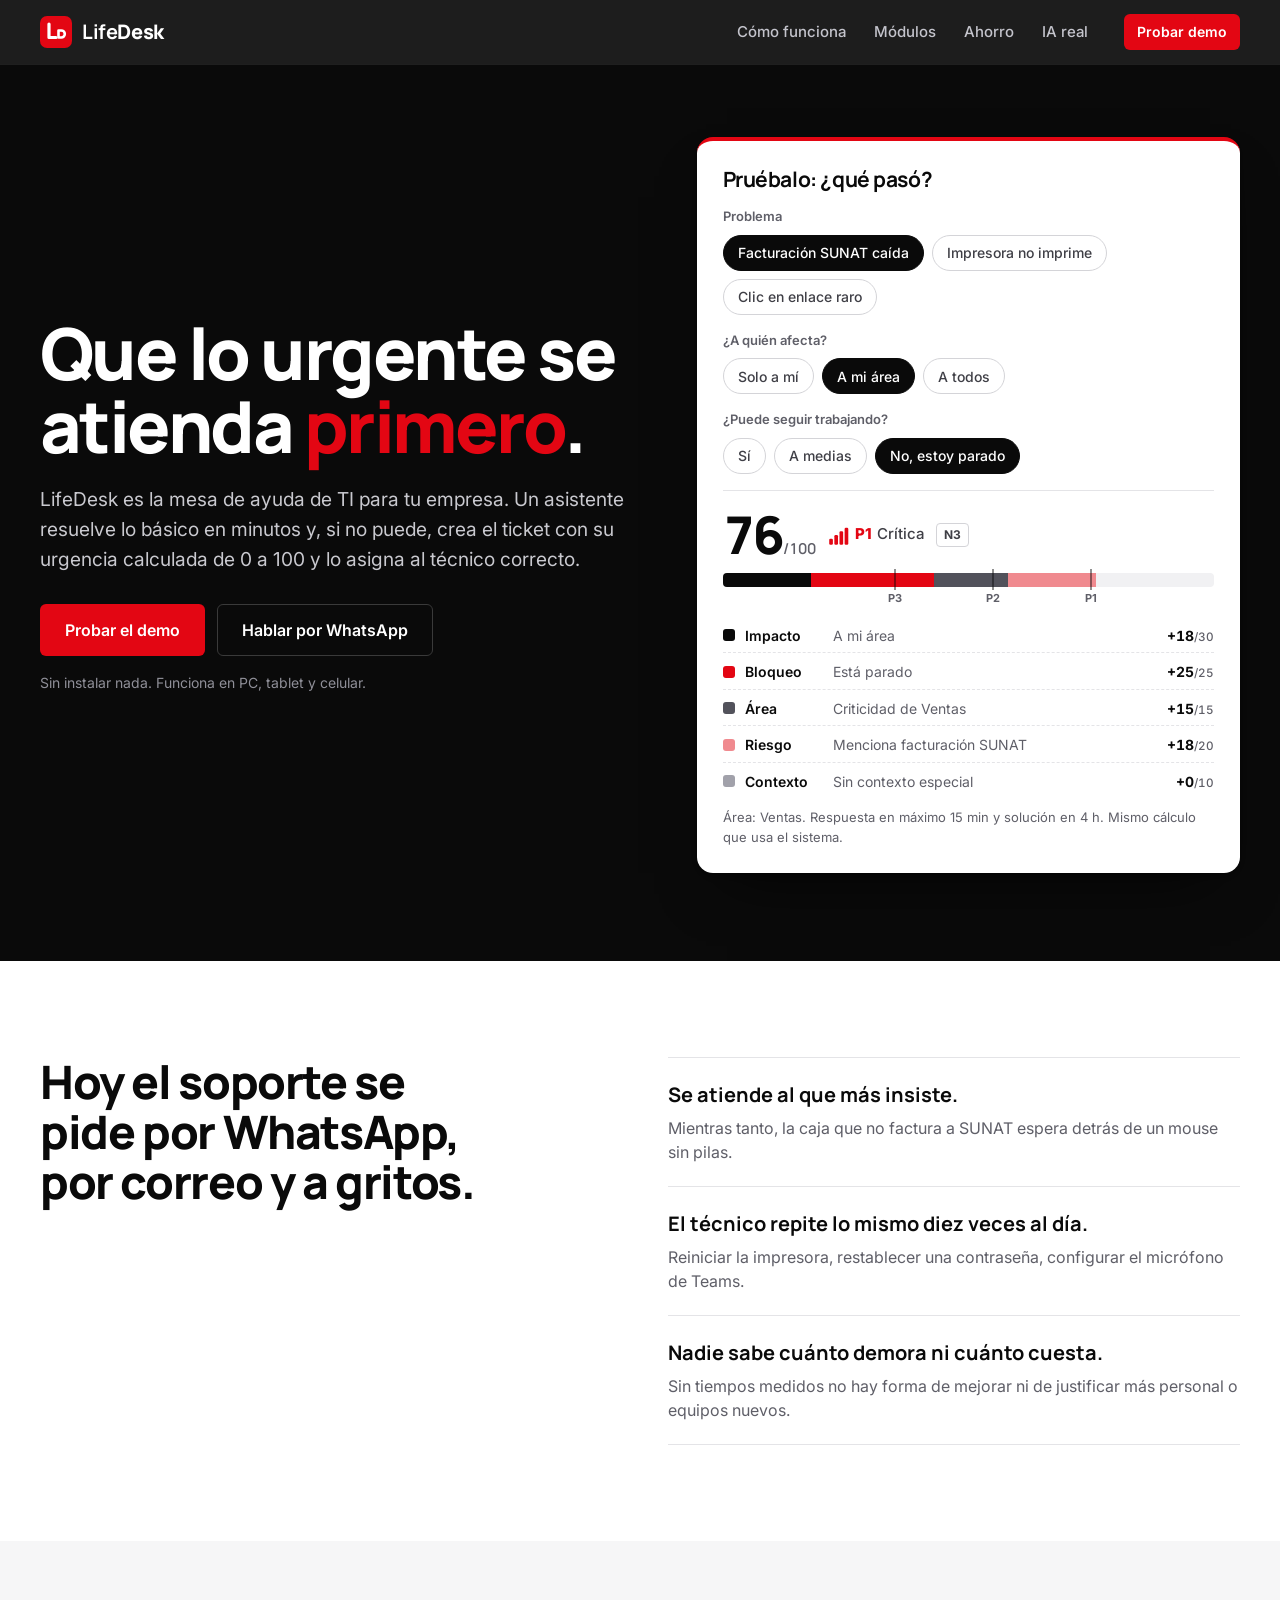
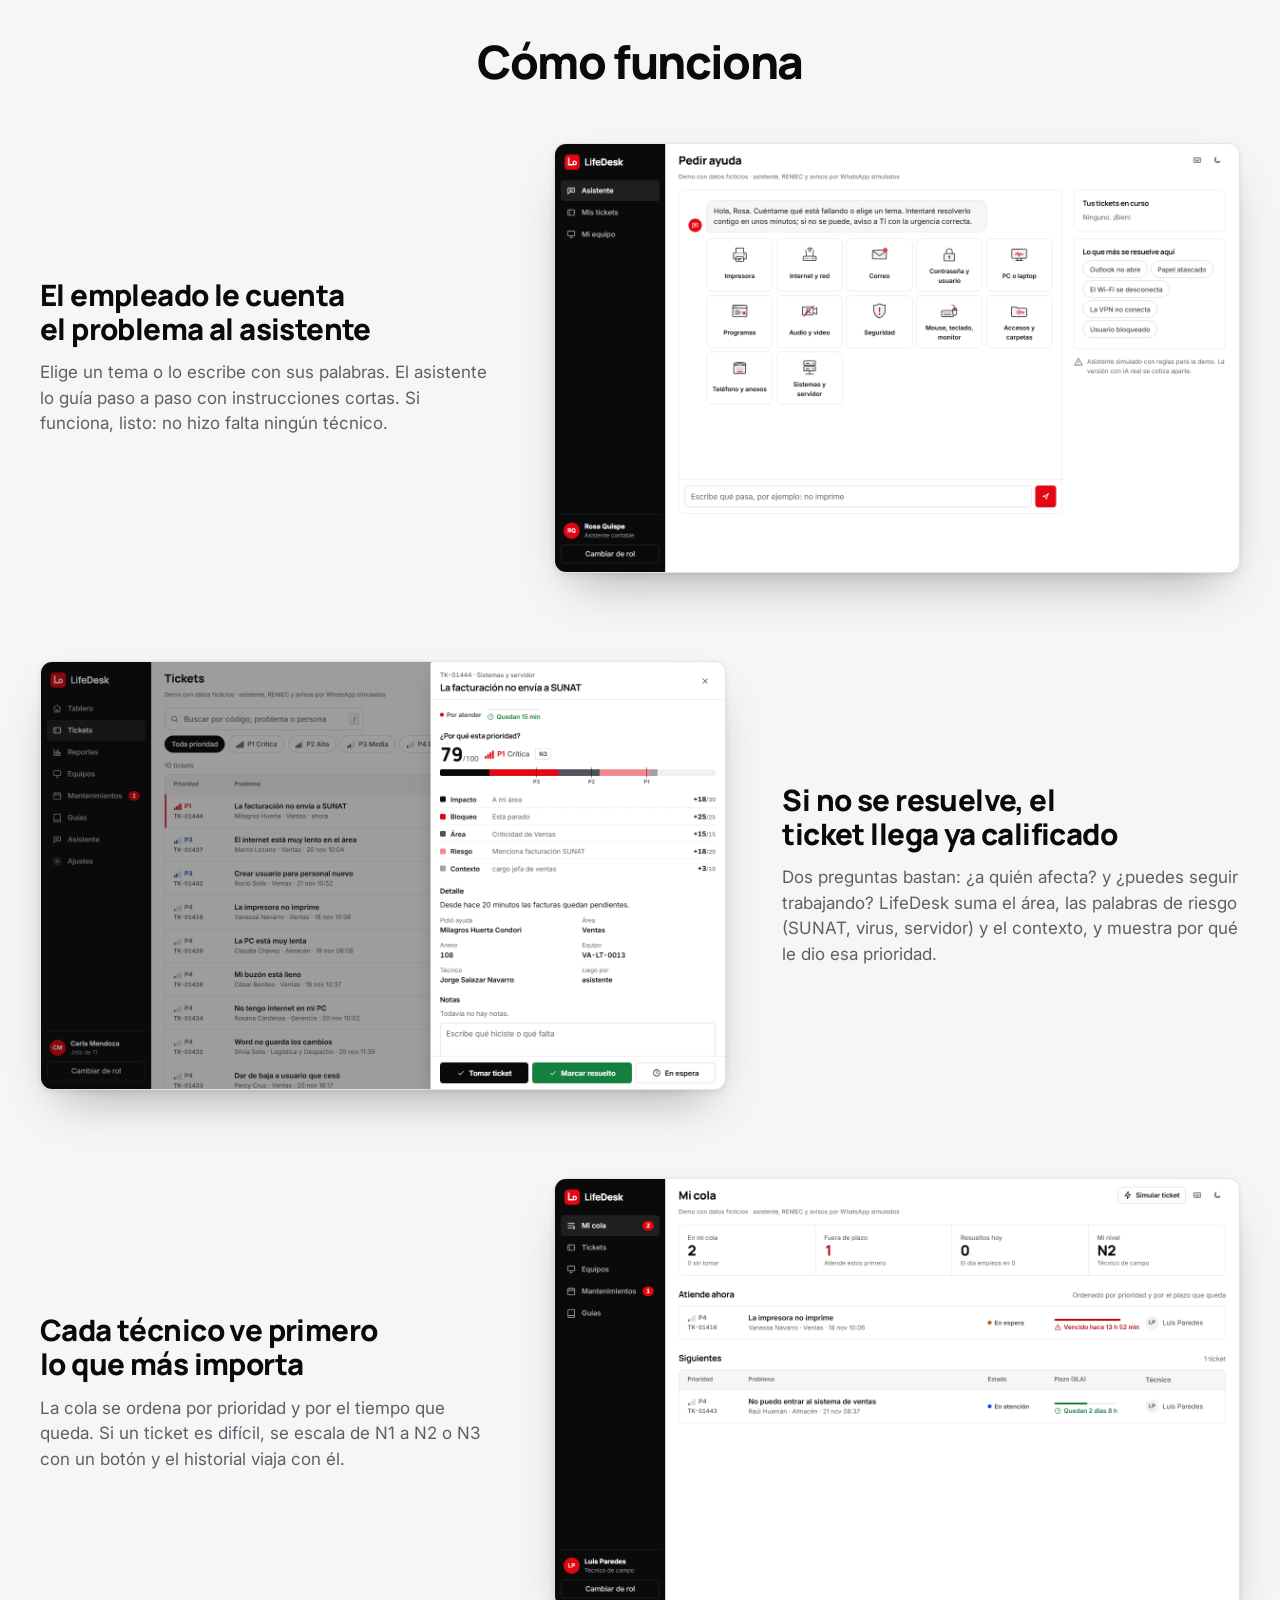
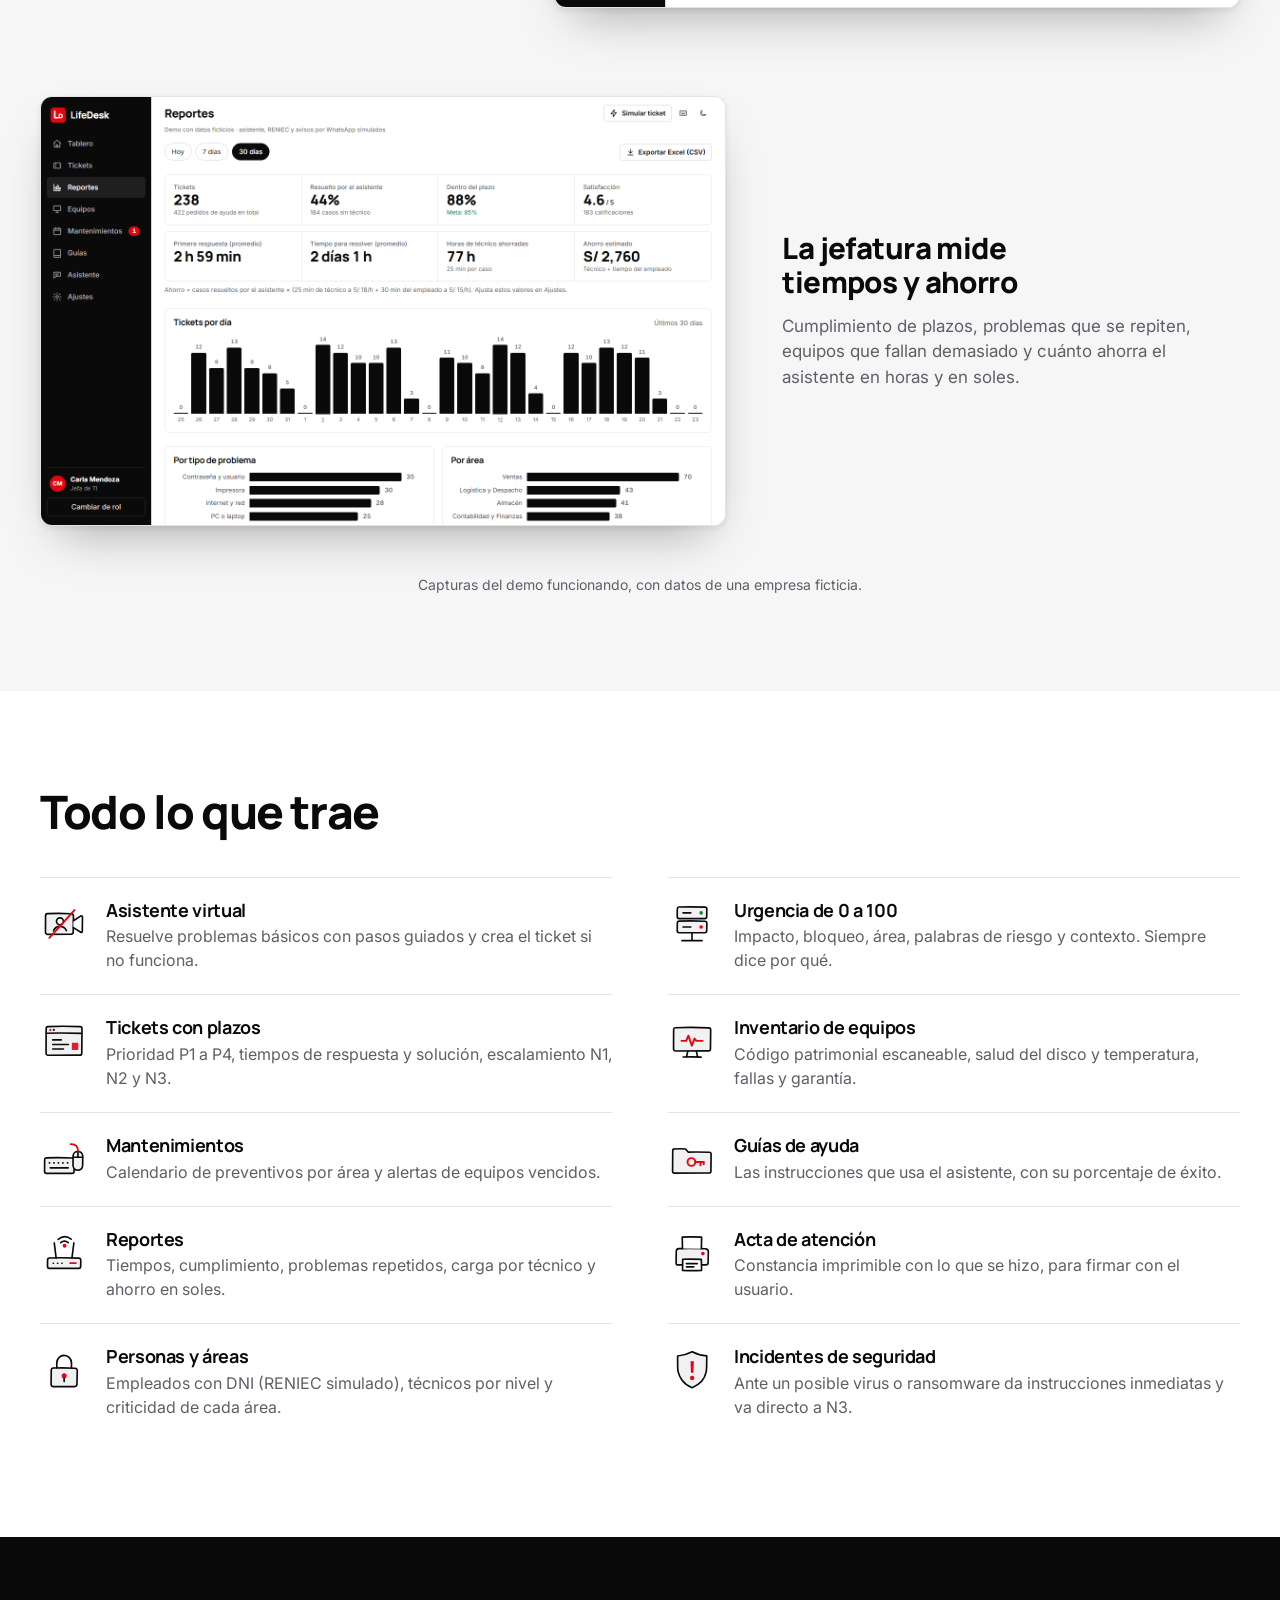
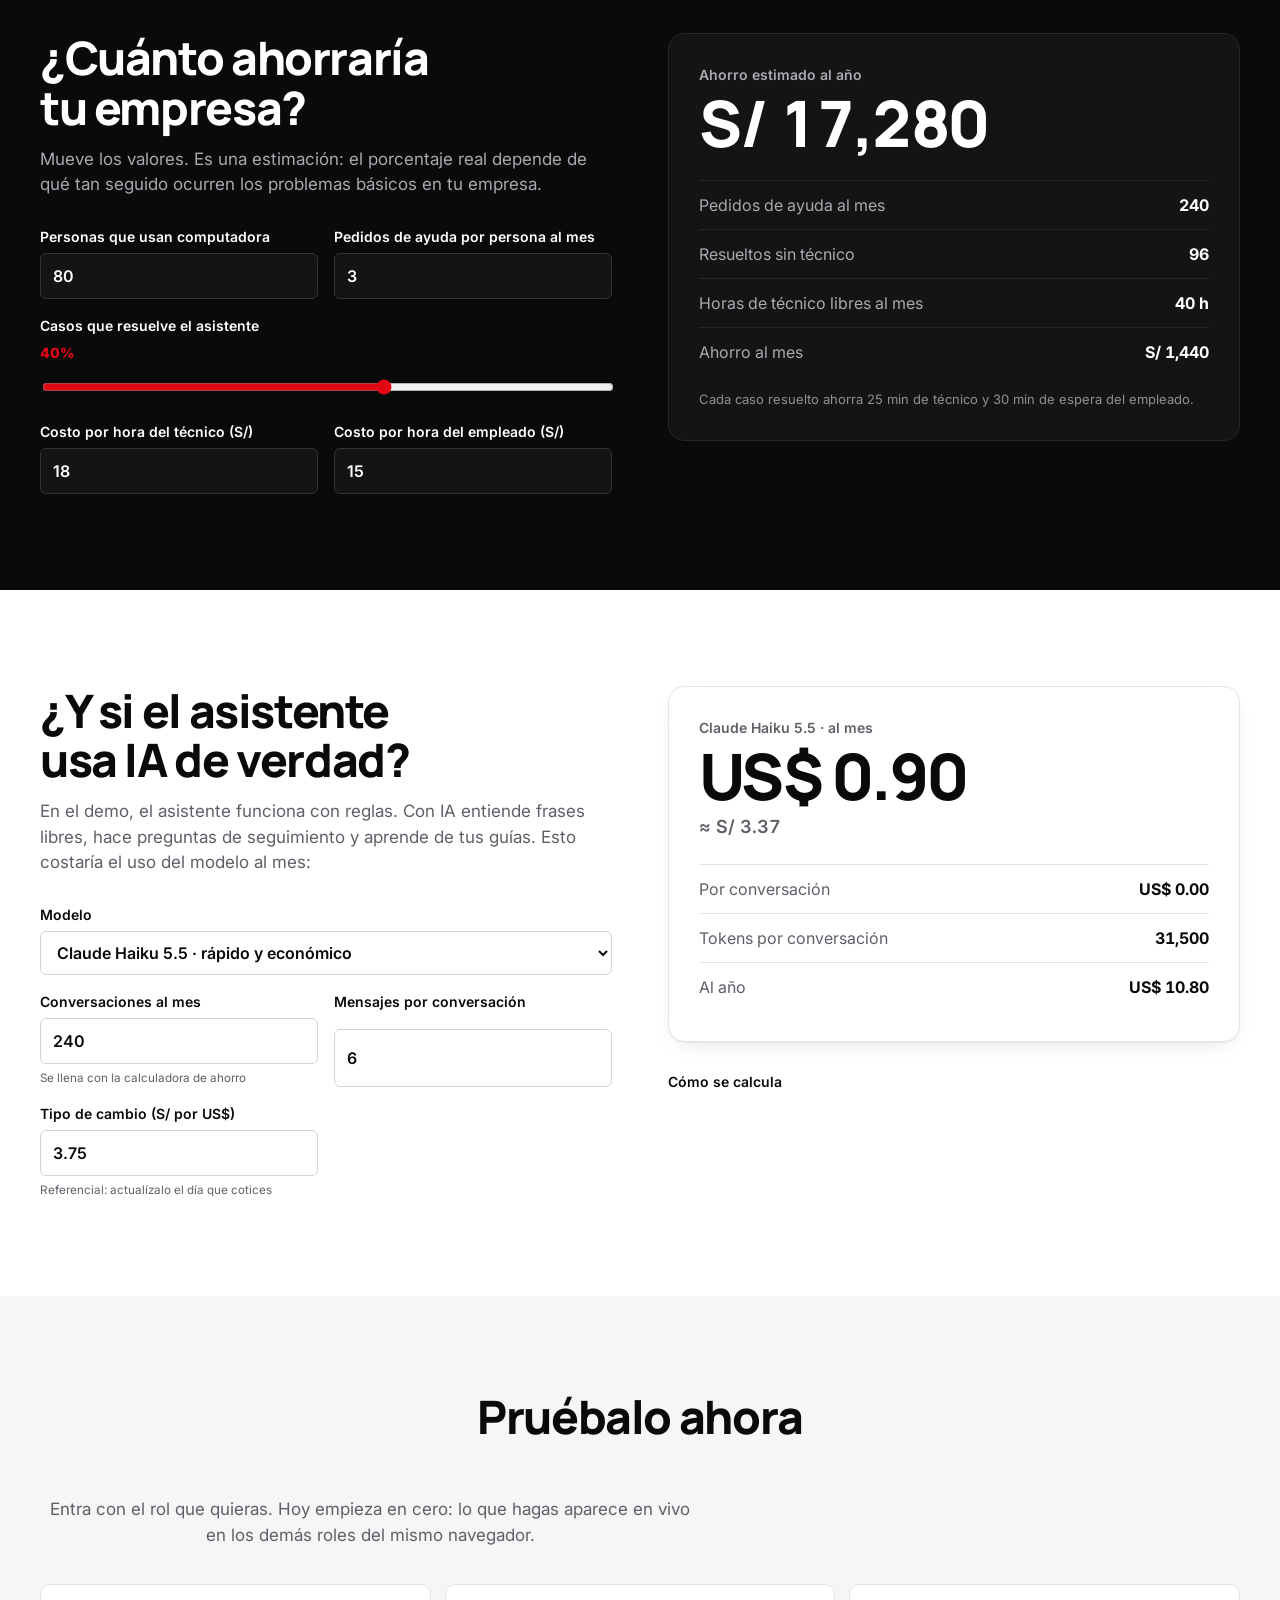
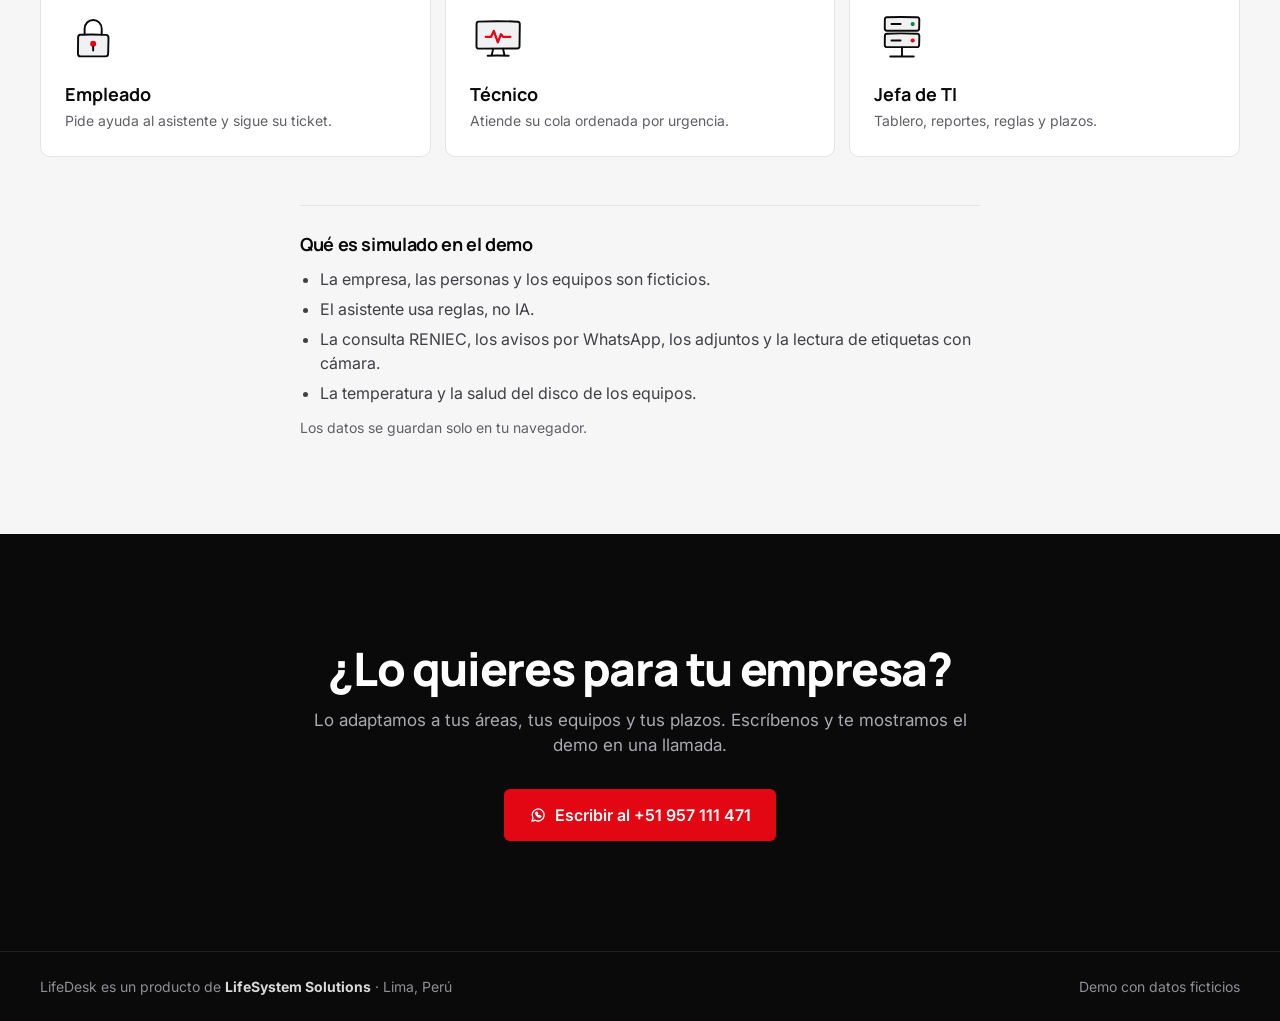
<file: index.html>
<!doctype html>
<html lang="es-PE" data-theme="light">
<head>
  <meta charset="utf-8">
  <meta name="viewport" content="width=device-width, initial-scale=1, viewport-fit=cover">
  <title>LifeDesk · Mesa de ayuda TI con asistente virtual | LifeSystem Solutions</title>
  <meta name="description" content="Mesa de ayuda de TI para empresas peruanas: un asistente resuelve lo básico y califica la urgencia de cada ticket de 0 a 100. Demo en vivo.">
  <meta name="theme-color" content="#0a0a0a">
  <link rel="icon" href="data:image/svg+xml,%3Csvg xmlns='http://www.w3.org/2000/svg' viewBox='0 0 32 32'%3E%3Crect width='32' height='32' rx='7' fill='%23e30613'/%3E%3Cpath d='M9 8v13.5h7' stroke='%23fff' stroke-width='3.2' stroke-linecap='round' fill='none'/%3E%3C/svg%3E">
  <link rel="preconnect" href="https://fonts.googleapis.com">
  <link rel="preconnect" href="https://fonts.gstatic.com" crossorigin>
  <link href="https://fonts.googleapis.com/css2?family=Inter:wght@400;500;600;700&family=Manrope:wght@600;700;800&display=swap" rel="stylesheet">
  <link rel="stylesheet" href="css/base.css?v=8">
  <link rel="stylesheet" href="css/app.css?v=8">
  <link rel="stylesheet" href="css/landing.css?v=8">
</head>
<body class="landing">
  <header class="l-nav">
    <div class="l-wrap l-nav-in">
      <a class="marca" href="#" id="l-logo" aria-label="LifeDesk, inicio"></a>
      <nav class="l-links" aria-label="Secciones">
        <a href="#como">Cómo funciona</a>
        <a href="#modulos">Módulos</a>
        <a href="#ahorro">Ahorro</a>
        <a href="#ia">IA real</a>
      </nav>
      <a class="btn btn-primary btn-sm" href="#demo">Probar demo</a>
    </div>
  </header>

  <main>
    <!-- Portada: el cálculo de urgencia en vivo -->
    <section class="l-hero">
      <div class="l-wrap l-hero-in">
        <div class="l-hero-txt">
          <h1>Que lo urgente se atienda <em>primero</em>.</h1>
          <p class="l-lead">LifeDesk es la mesa de ayuda de TI para tu empresa. Un asistente resuelve lo básico en minutos y, si no puede, crea el ticket con su urgencia calculada de 0 a 100 y lo asigna al técnico correcto.</p>
          <div class="fila l-cta">
            <a class="btn btn-primary btn-lg" href="#demo">Probar el demo</a>
            <a class="btn btn-lg l-btn-claro" id="wa-hero" href="#" target="_blank" rel="noopener">Hablar por WhatsApp</a>
          </div>
          <p class="l-nota">Sin instalar nada. Funciona en PC, tablet y celular.</p>
        </div>

        <div class="l-triaje" id="triaje" aria-label="Prueba el cálculo de urgencia">
          <h2>Pruébalo: ¿qué pasó?</h2>
          <div class="l-q">
            <span>Problema</span>
            <div class="chips" data-campo="caso"></div>
          </div>
          <div class="l-q">
            <span>¿A quién afecta?</span>
            <div class="chips" data-campo="alcance"></div>
          </div>
          <div class="l-q">
            <span>¿Puede seguir trabajando?</span>
            <div class="chips" data-campo="bloqueo"></div>
          </div>
          <div class="l-med" id="l-med"></div>
          <p class="l-med-pie" id="l-med-pie"></p>
        </div>
      </div>
    </section>

    <!-- Problema -->
    <section class="l-sec">
      <div class="l-wrap l-dos">
        <h2 class="l-h2">Hoy el soporte se pide por WhatsApp, por correo y a gritos.</h2>
        <ul class="l-dolores">
          <li>
            <b>Se atiende al que más insiste.</b>
            <span>Mientras tanto, la caja que no factura a SUNAT espera detrás de un mouse sin pilas.</span>
          </li>
          <li>
            <b>El técnico repite lo mismo diez veces al día.</b>
            <span>Reiniciar la impresora, restablecer una contraseña, configurar el micrófono de Teams.</span>
          </li>
          <li>
            <b>Nadie sabe cuánto demora ni cuánto cuesta.</b>
            <span>Sin tiempos medidos no hay forma de mejorar ni de justificar más personal o equipos nuevos.</span>
          </li>
        </ul>
      </div>
    </section>

    <!-- Cómo funciona, con capturas del sistema -->
    <section class="l-sec l-gris" id="como">
      <div class="l-wrap">
        <h2 class="l-h2 l-h2-c">Cómo funciona</h2>
        <div class="l-paso">
          <div class="l-paso-t">
            <h3>El empleado le cuenta el problema al asistente</h3>
            <p>Elige un tema o lo escribe con sus palabras. El asistente lo guía paso a paso con instrucciones cortas. Si funciona, listo: no hizo falta ningún técnico.</p>
          </div>
          <figure class="l-cap"><img src="img/capturas/asistente.png" alt="Pantalla del asistente con los temas de ayuda: impresora, internet, correo, contraseña y más" loading="lazy" width="1440" height="900"></figure>
        </div>
        <div class="l-paso l-paso-inv">
          <div class="l-paso-t">
            <h3>Si no se resuelve, el ticket llega ya calificado</h3>
            <p>Dos preguntas bastan: ¿a quién afecta? y ¿puedes seguir trabajando? LifeDesk suma el área, las palabras de riesgo (SUNAT, virus, servidor) y el contexto, y muestra por qué le dio esa prioridad.</p>
          </div>
          <figure class="l-cap"><img src="img/capturas/ticket.png" alt="Detalle de un ticket con el medidor de urgencia y los puntos de cada factor" loading="lazy" width="1440" height="900"></figure>
        </div>
        <div class="l-paso">
          <div class="l-paso-t">
            <h3>Cada técnico ve primero lo que más importa</h3>
            <p>La cola se ordena por prioridad y por el tiempo que queda. Si un ticket es difícil, se escala de N1 a N2 o N3 con un botón y el historial viaja con él.</p>
          </div>
          <figure class="l-cap"><img src="img/capturas/cola.png" alt="Cola del técnico ordenada por prioridad y plazo" loading="lazy" width="1440" height="900"></figure>
        </div>
        <div class="l-paso l-paso-inv">
          <div class="l-paso-t">
            <h3>La jefatura mide tiempos y ahorro</h3>
            <p>Cumplimiento de plazos, problemas que se repiten, equipos que fallan demasiado y cuánto ahorra el asistente en horas y en soles.</p>
          </div>
          <figure class="l-cap"><img src="img/capturas/reportes.png" alt="Reportes con tickets por día, por área y ahorro estimado" loading="lazy" width="1440" height="900"></figure>
        </div>
        <p class="l-pie-cap">Capturas del demo funcionando, con datos de una empresa ficticia.</p>
      </div>
    </section>

    <!-- Módulos -->
    <section class="l-sec" id="modulos">
      <div class="l-wrap">
        <h2 class="l-h2">Todo lo que trae</h2>
        <div class="l-mods" id="l-mods"></div>
      </div>
    </section>

    <!-- Calculadora de ahorro -->
    <section class="l-sec l-oscuro" id="ahorro">
      <div class="l-wrap l-calc">
        <div>
          <h2 class="l-h2">¿Cuánto ahorraría tu empresa?</h2>
          <p class="l-sub">Mueve los valores. Es una estimación: el porcentaje real depende de qué tan seguido ocurren los problemas básicos en tu empresa.</p>
          <form class="l-form" id="f-ahorro">
            <label class="campo">Personas que usan computadora<input type="number" name="emp" min="5" max="5000" value="80" inputmode="numeric"></label>
            <label class="campo">Pedidos de ayuda por persona al mes<input type="number" name="ped" min="0.5" max="20" step="0.5" value="3"></label>
            <label class="campo">Casos que resuelve el asistente <output id="o-def">40%</output><input type="range" name="def" min="10" max="60" step="5" value="40"></label>
            <label class="campo">Costo por hora del técnico (S/)<input type="number" name="ct" min="5" max="200" value="18"></label>
            <label class="campo">Costo por hora del empleado (S/)<input type="number" name="ce" min="5" max="200" value="15"></label>
          </form>
        </div>
        <div class="l-res" id="r-ahorro" aria-live="polite"></div>
      </div>
    </section>

    <!-- Costo de IA real -->
    <section class="l-sec" id="ia">
      <div class="l-wrap l-calc">
        <div>
          <h2 class="l-h2">¿Y si el asistente usa IA de verdad?</h2>
          <p class="l-sub">En el demo, el asistente funciona con reglas. Con IA entiende frases libres, hace preguntas de seguimiento y aprende de tus guías. Esto costaría el uso del modelo al mes:</p>
          <form class="l-form" id="f-ia">
            <label class="campo">Modelo
              <select name="modelo">
                <option value="haiku">Claude Haiku 5.5 · rápido y económico</option>
                <option value="sonnet">Claude Sonnet 5.5 · más criterio</option>
                <option value="opus">Claude Opus 5.5 · el más capaz</option>
              </select>
            </label>
            <label class="campo">Conversaciones al mes<input type="number" name="conv" min="10" max="200000" value="240" inputmode="numeric"><small>Se llena con la calculadora de ahorro</small></label>
            <label class="campo">Mensajes por conversación<input type="number" name="turnos" min="2" max="30" value="6"></label>
            <label class="campo">Tipo de cambio (S/ por US$)<input type="number" name="tc" min="1" max="10" step="0.01" value="3.75"><small>Referencial: actualízalo el día que cotices</small></label>
          </form>
        </div>
        <div>
          <div class="l-res l-res-claro" id="r-ia" aria-live="polite"></div>
          <details class="l-det">
            <summary>Cómo se calcula</summary>
            <p>Cada mensaje envía al modelo unas 5,000 «fichas» (tokens) de entrada: las instrucciones, las guías de tu empresa y la conversación; y recibe unas 250 de respuesta. Precios de lista de Anthropic por millón de tokens, consultados el 3 de noviembre de 2026: Haiku 5.5 US$ 0.10 entrada / 0.50 salida; Sonnet 5.5 US$ 2 / 10; Opus 5.5 US$ 4 / 20. Con caché de instrucciones (prompt caching) la parte repetida cuesta menos. No incluye IGV, el servidor que conecta la página con la IA ni la implementación.</p>
          </details>
        </div>
      </div>
    </section>

    <!-- Probar demo -->
    <section class="l-sec l-gris" id="demo">
      <div class="l-wrap">
        <h2 class="l-h2 l-h2-c">Pruébalo ahora</h2>
        <p class="l-sub l-c">Entra con el rol que quieras. Hoy empieza en cero: lo que hagas aparece en vivo en los demás roles del mismo navegador.</p>
        <div class="l-roles">
          <a class="rol" href="app.html?demo=empleado"><span id="ill-emp"></span><span><b>Empleado</b><span>Pide ayuda al asistente y sigue su ticket.</span></span></a>
          <a class="rol" href="app.html?demo=tecnico"><span id="ill-tec"></span><span><b>Técnico</b><span>Atiende su cola ordenada por urgencia.</span></span></a>
          <a class="rol" href="app.html?demo=jefe"><span id="ill-jef"></span><span><b>Jefa de TI</b><span>Tablero, reportes, reglas y plazos.</span></span></a>
        </div>
        <div class="l-sim">
          <h3>Qué es simulado en el demo</h3>
          <ul>
            <li>La empresa, las personas y los equipos son ficticios.</li>
            <li>El asistente usa reglas, no IA.</li>
            <li>La consulta RENIEC, los avisos por WhatsApp, los adjuntos y la lectura de etiquetas con cámara.</li>
            <li>La temperatura y la salud del disco de los equipos.</li>
          </ul>
          <p>Los datos se guardan solo en tu navegador.</p>
        </div>
      </div>
    </section>

    <!-- Contacto -->
    <section class="l-sec l-oscuro l-fin">
      <div class="l-wrap l-c">
        <h2 class="l-h2">¿Lo quieres para tu empresa?</h2>
        <p class="l-sub">Lo adaptamos a tus áreas, tus equipos y tus plazos. Escríbenos y te mostramos el demo en una llamada.</p>
        <a class="btn btn-primary btn-lg" id="wa-fin" href="#" target="_blank" rel="noopener"></a>
      </div>
    </section>
  </main>

  <footer class="l-foot">
    <div class="l-wrap fila entre">
      <span>LifeDesk es un producto de <b>LifeSystem Solutions</b> · Lima, Perú</span>
      <span>Demo con datos ficticios</span>
    </div>
  </footer>

  <script src="js/icons.js?v=8"></script>
  <script src="js/store.js?v=8"></script>
  <script src="js/triaje.js?v=8"></script>
  <script src="js/seed.js?v=8"></script>
  <script src="js/ui.js?v=8"></script>
  <script src="js/landing.js?v=8"></script>
</body>
</html>
</file>
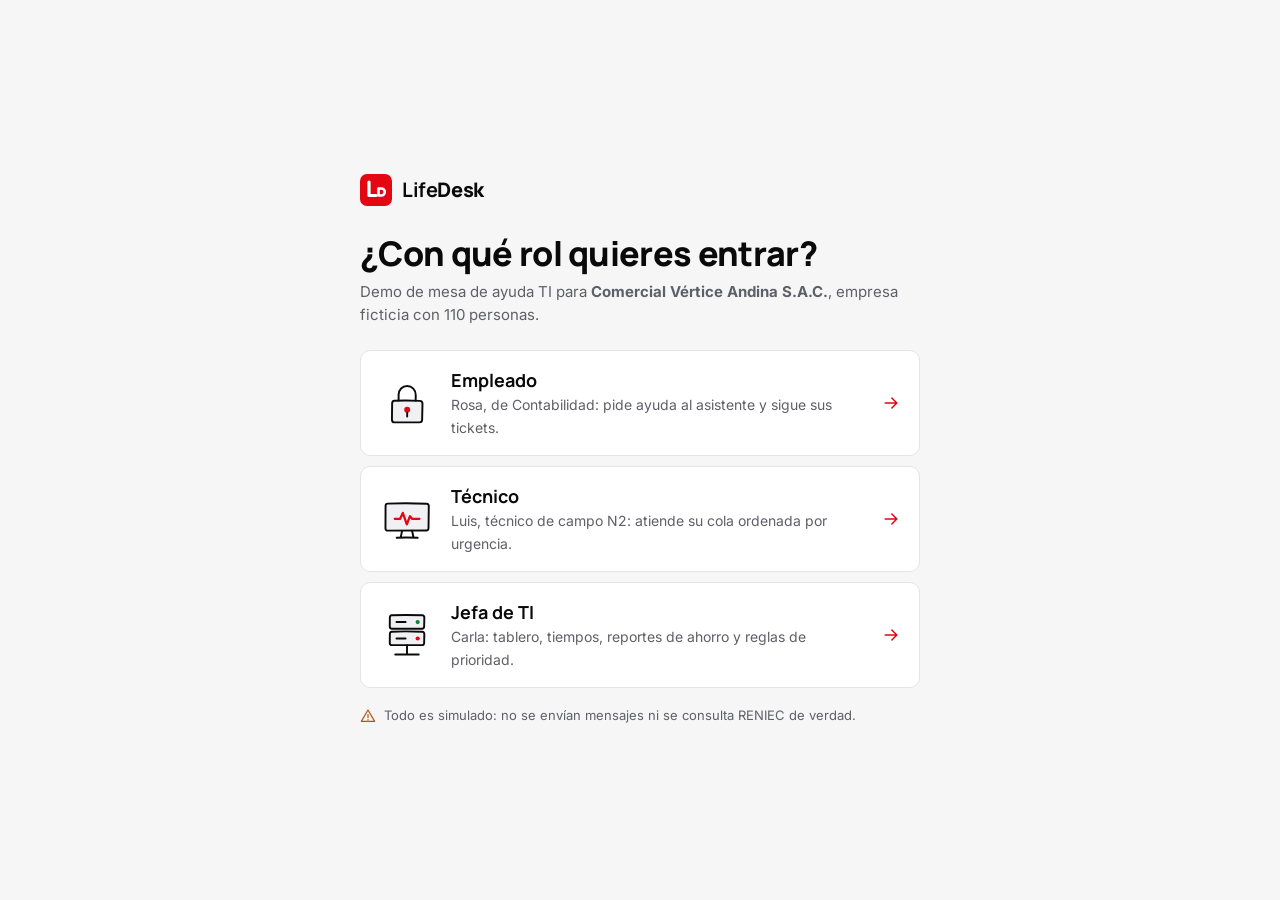
<file: app.html>
<!doctype html>
<html lang="es-PE" data-theme="light">
<head>
  <meta charset="utf-8">
  <meta name="viewport" content="width=device-width, initial-scale=1, viewport-fit=cover">
  <title>LifeDesk · Mesa de ayuda TI</title>
  <meta name="theme-color" content="#0a0a0a">
  <meta name="description" content="Demo de LifeDesk, mesa de ayuda TI con asistente virtual y triaje automático. Datos ficticios.">
  <link rel="icon" href="data:image/svg+xml,%3Csvg xmlns='http://www.w3.org/2000/svg' viewBox='0 0 32 32'%3E%3Crect width='32' height='32' rx='7' fill='%23e30613'/%3E%3Cpath d='M9 8v13.5h7' stroke='%23fff' stroke-width='3.2' stroke-linecap='round' fill='none'/%3E%3C/svg%3E">
  <link rel="preconnect" href="https://fonts.googleapis.com">
  <link rel="preconnect" href="https://fonts.gstatic.com" crossorigin>
  <link href="https://fonts.googleapis.com/css2?family=Inter:wght@400;500;600;700&family=Manrope:wght@600;700;800&display=swap" rel="stylesheet">
  <link rel="stylesheet" href="css/base.css?v=8">
  <link rel="stylesheet" href="css/app.css?v=8">
  <script>try{document.documentElement.dataset.theme=localStorage.getItem('lifedesk-tema')||'light'}catch(e){}</script>
</head>
<body>
  <div id="selector" class="selector" hidden></div>

  <div class="app">
    <aside class="side">
      <a class="marca" id="side-logo" href="index.html" aria-label="LifeDesk, volver a la presentación"></a>
      <nav id="nav" class="nav" aria-label="Secciones"></nav>
      <div class="side-pie">
        <div class="side-user" id="side-user"></div>
        <button type="button" class="side-btn" id="btn-salir">Cambiar de rol</button>
      </div>
    </aside>

    <div class="main" id="main">
      <header class="top">
        <h1 id="titulo">LifeDesk</h1>
        <div class="top-acc">
          <button type="button" class="btn btn-line btn-sm" id="btn-sim" hidden title="Crea un ticket de ejemplo como si lo enviara un empleado">
            <svg class="ic" viewBox="0 0 24 24" fill="none" stroke="currentColor" stroke-width="1.75" stroke-linecap="round" stroke-linejoin="round" aria-hidden="true"><path d="M13 2 4 14h7l-1 8 9-12h-7z"/></svg>
            <span>Simular ticket</span>
          </button>
          <button type="button" class="btn btn-ghost btn-icon btn-sm hide-m" id="btn-atajos" aria-label="Atajos de teclado">
            <svg class="ic" viewBox="0 0 24 24" fill="none" stroke="currentColor" stroke-width="1.75" stroke-linecap="round" stroke-linejoin="round" aria-hidden="true"><rect x="2" y="6" width="20" height="12" rx="2"/><path d="M6 10h.5M10 10h.5M14 10h.5M18 10h.5M7 14h10"/></svg>
          </button>
          <button type="button" class="btn btn-ghost btn-icon btn-sm" id="btn-tema" aria-label="Cambiar tema"></button>
        </div>
      </header>
      <p class="demo-aviso">Demo con datos ficticios · asistente, RENIEC y avisos por WhatsApp simulados</p>
      <main id="vista" class="vista"></main>
    </div>

    <nav id="tabbar" class="tabbar" aria-label="Secciones"></nav>
  </div>

  <script src="js/icons.js?v=8"></script>
  <script src="js/store.js?v=8"></script>
  <script src="js/triaje.js?v=8"></script>
  <script src="js/seed.js?v=8"></script>
  <script src="js/ui.js?v=8"></script>
  <script src="js/tickets.js?v=8"></script>
  <script src="js/asistente.js?v=8"></script>
  <script src="js/tablero.js?v=8"></script>
  <script src="js/equipos.js?v=8"></script>
  <script src="js/mantenimiento.js?v=8"></script>
  <script src="js/kb.js?v=8"></script>
  <script src="js/reportes.js?v=8"></script>
  <script src="js/ajustes.js?v=8"></script>
  <script src="js/app.js?v=8"></script>
</body>
</html>
</file>
<file: css/base.css>
/* LifeDesk — tokens y base compartida (landing + app) */
:root {
  --bg: #ffffff;
  --bg-2: #f6f6f7;
  --surface: #f1f1f3;
  --surface-h: #e9e9ec;
  --line: #e4e4e7;
  --line-2: #d4d4d8;
  --ink: #0a0a0a;
  --ink-2: #3f3f46;
  --ink-3: #5f5f68;
  --ink-4: #a1a1aa;

  --brand: #e30613;
  --brand-h: #c10510;
  --brand-soft: #fdecee;
  --brand-ink: #c10510;

  --ok: #15803d;
  --ok-soft: #e7f4eb;
  --warn: #b45309;
  --warn-soft: #fdf2e2;
  --bad: #c10510;
  --bad-soft: #fdecee;
  --info: #1d4ed8;
  --info-soft: #e8eefc;

  --p1: #e30613;
  --p2: #d9480f;
  --p3: #1d4ed8;
  --p4: #71717a;

  /* segmentos del medidor de urgencia */
  --f-impacto: #0a0a0a;
  --f-bloqueo: #e30613;
  --f-area: #52525b;
  --f-riesgo: #f08a8f;
  --f-contexto: #a1a1aa;

  --side: #0a0a0a;
  --side-ink: #d9d9d9;

  --radius: 10px;
  --radius-s: 6px;
  --shadow: 0 1px 2px rgba(10, 10, 10, .06), 0 8px 24px -12px rgba(10, 10, 10, .18);
  --shadow-l: 0 2px 6px rgba(10, 10, 10, .08), 0 24px 48px -20px rgba(10, 10, 10, .35);
  --ease: cubic-bezier(.23, 1, .32, 1);

  --f-sans: "Inter", system-ui, -apple-system, "Segoe UI", Roboto, sans-serif;
  --f-display: "Manrope", "Inter", system-ui, sans-serif;

  color-scheme: light;
}

:root[data-theme="dark"] {
  --bg: #0a0a0a;
  --bg-2: #121212;
  --surface: #1a1a1a;
  --surface-h: #222222;
  --line: #262626;
  --line-2: #333333;
  --ink: #ffffff;
  --ink-2: #d9d9d9;
  --ink-3: #a3a3a3;
  --ink-4: #6b6b6b;

  --brand: #e30613;
  --brand-h: #ff1a24;
  --brand-soft: #2a0a0c;
  --brand-ink: #ff5a62;

  --ok: #4ade80;
  --ok-soft: #0f2a18;
  --warn: #fbbf24;
  --warn-soft: #2b2008;
  --bad: #ff5a62;
  --bad-soft: #2a0a0c;
  --info: #7aa2ff;
  --info-soft: #101a33;

  --p1: #ff3b45;
  --p2: #fb8a3c;
  --p3: #7aa2ff;
  --p4: #a1a1aa;

  --f-impacto: #ffffff;
  --f-bloqueo: #ff3b45;
  --f-area: #8a8a93;
  --f-riesgo: #8e2a30;
  --f-contexto: #4a4a52;

  --side: #000000;
  --shadow: 0 1px 2px rgba(0, 0, 0, .5), 0 8px 24px -12px rgba(0, 0, 0, .8);
  --shadow-l: 0 2px 6px rgba(0, 0, 0, .5), 0 24px 48px -20px rgba(0, 0, 0, .9);
  color-scheme: dark;
}

*, *::before, *::after { box-sizing: border-box; }
[hidden] { display: none !important; }
html { -webkit-text-size-adjust: 100%; text-size-adjust: 100%; }
body {
  margin: 0;
  font-family: var(--f-sans);
  font-size: 15px;
  line-height: 1.5;
  color: var(--ink-2);
  background: var(--bg);
  -webkit-font-smoothing: antialiased;
  -webkit-tap-highlight-color: transparent;
}
h1, h2, h3, h4 { font-family: var(--f-display); color: var(--ink); margin: 0; line-height: 1.15; letter-spacing: -0.02em; text-wrap: balance; }
p { margin: 0; }
a { color: var(--brand-ink); text-underline-offset: 3px; }
img, svg { display: block; max-width: 100%; }
button, input, select, textarea { font: inherit; color: inherit; }
button { cursor: pointer; }
::selection { background: var(--brand); color: #fff; }
input, textarea { caret-color: var(--brand); }
.num, table, .tabular { font-variant-numeric: tabular-nums; }

:focus-visible { outline: 2px solid var(--brand); outline-offset: 2px; border-radius: 4px; }

* { scrollbar-width: thin; scrollbar-color: var(--line-2) transparent; }
::-webkit-scrollbar { width: 10px; height: 10px; }
::-webkit-scrollbar-thumb { background: var(--line-2); border-radius: 10px; border: 3px solid var(--bg); }
::-webkit-scrollbar-track { background: transparent; }

.sr-only { position: absolute; width: 1px; height: 1px; padding: 0; margin: -1px; overflow: hidden; clip: rect(0 0 0 0); white-space: nowrap; border: 0; }

/* Botones */
.btn {
  display: inline-flex; align-items: center; justify-content: center; gap: 8px;
  min-height: 44px; padding: 0 18px;
  border-radius: var(--radius-s); border: 1px solid transparent;
  font-weight: 600; font-size: 15px; line-height: 1; white-space: nowrap;
  text-decoration: none; user-select: none;
  transition: background .15s, border-color .15s, color .15s, transform .12s var(--ease);
}
.btn:active { transform: scale(.97); }
.btn svg { width: 18px; height: 18px; flex: none; }
.btn-primary { background: var(--brand); color: #fff; }
.btn-primary:hover { background: var(--brand-h); }
.btn-dark { background: var(--ink); color: var(--bg); }
.btn-dark:hover { background: var(--ink-2); }
.btn-line { background: var(--bg); border-color: var(--line-2); color: var(--ink); }
.btn-line:hover { background: var(--surface); }
.btn-ghost { background: transparent; color: var(--ink-2); }
.btn-ghost:hover { background: var(--surface); color: var(--ink); }
.btn-ok { background: var(--ok); color: #fff; }
:root[data-theme="dark"] .btn-ok { color: #04130a; }
.btn-sm { min-height: 36px; padding: 0 12px; font-size: 14px; }
.btn-lg { min-height: 52px; padding: 0 24px; font-size: 16px; }
.btn[disabled] { opacity: .45; cursor: not-allowed; transform: none; }
.btn-icon { width: 44px; padding: 0; }
.btn-icon.btn-sm { width: 36px; }

@media (prefers-reduced-motion: reduce) {
  *, *::before, *::after { animation-duration: .01ms !important; animation-iteration-count: 1 !important; transition-duration: .01ms !important; scroll-behavior: auto !important; }
}
</file>
<file: css/app.css>
/* LifeDesk — sistema */
.ic { width: 20px; height: 20px; flex: none; }
.ill { color: var(--ink); flex: none; }

/* ===== Estructura ===== */
.app { display: grid; grid-template-columns: 232px 1fr; min-height: 100vh; min-height: 100dvh; }
.en-selector .app { display: none; }
.side {
  position: sticky; top: 0; height: 100vh; height: 100dvh;
  background: var(--side); color: var(--side-ink);
  display: flex; flex-direction: column; padding: 18px 12px; gap: 18px;
}
.marca { display: flex; align-items: center; gap: 10px; text-decoration: none; padding: 4px 8px; }
.logo { width: 32px; height: 32px; flex: none; }
.logo-t { font-family: var(--f-display); font-weight: 700; font-size: 20px; color: #fff; letter-spacing: -0.02em; }
.logo-t b { font-weight: 800; }
.nav { display: flex; flex-direction: column; gap: 2px; flex: 1; overflow: auto; }
.nav a {
  display: flex; align-items: center; gap: 12px; min-height: 44px; padding: 0 12px;
  color: #b4b4bb; text-decoration: none; border-radius: var(--radius-s); font-weight: 500; position: relative;
  transition: background .15s, color .15s;
}
.nav a:hover { background: #1a1a1a; color: #fff; }
.nav a.on { background: #1f1f1f; color: #fff; }
.nav a.on::before { content: ""; position: absolute; left: -12px; top: 10px; bottom: 10px; width: 3px; border-radius: 0 3px 3px 0; background: var(--brand); }
.nav a em { margin-left: auto; font-style: normal; font-size: 12px; font-weight: 700; background: var(--brand); color: #fff; border-radius: 99px; padding: 1px 8px; }
.side-pie { border-top: 1px solid #262626; padding-top: 14px; display: grid; gap: 10px; }
.side-user { display: flex; align-items: center; gap: 10px; padding: 0 6px; }
.side-user b { display: block; color: #fff; font-size: 14px; }
.side-user div span { display: block; font-size: 12px; color: #9a9aa3; }
.side-btn { background: none; border: 1px solid #333; color: #d9d9d9; min-height: 40px; border-radius: var(--radius-s); font-weight: 500; }
.side-btn:hover { background: #1a1a1a; }
.avatar { width: 34px; height: 34px; border-radius: 50%; display: inline-grid; place-items: center; background: var(--brand); color: #fff; font-size: 12px; font-weight: 700; flex: none; letter-spacing: .02em; }
.avatar.gris { background: var(--surface); color: var(--ink-2); }

.main { min-width: 0; display: flex; flex-direction: column; }
.top { display: flex; align-items: center; gap: 12px; padding: 16px 28px 8px; position: sticky; top: 0; z-index: 5; background: color-mix(in srgb, var(--bg) 92%, transparent); backdrop-filter: blur(8px); }
.top h1 { font-size: 24px; font-weight: 800; flex: 1; min-width: 0; overflow: hidden; text-overflow: ellipsis; white-space: nowrap; }
.top-acc { display: flex; align-items: center; gap: 6px; }
.demo-aviso { margin: 0 28px; font-size: 12.5px; color: var(--ink-3); }
.vista { padding: 18px 28px 48px; max-width: 1320px; width: 100%; }
.tabbar { display: none; }

/* ===== Selector de rol ===== */
.selector { min-height: 100vh; min-height: 100dvh; display: grid; place-items: center; padding: 32px 20px; background: var(--bg-2); }
.sel-box { width: min(560px, 100%); }
.sel-box .marca { padding: 0; margin-bottom: 28px; }
.sel-box .logo-t { color: var(--ink); }
.sel-box h1 { font-size: clamp(26px, 4vw, 34px); font-weight: 800; }
.sel-sub { margin: 8px 0 24px; color: var(--ink-3); }
.roles { display: grid; gap: 10px; }
.rol { display: flex; align-items: center; gap: 16px; text-align: left; padding: 16px 18px; background: var(--bg); border: 1px solid var(--line); border-radius: var(--radius); transition: border-color .15s, box-shadow .2s, transform .15s var(--ease); }
.rol:hover { border-color: var(--ink); box-shadow: var(--shadow); }
.rol:active { transform: scale(.99); }
.rol > span { flex: 1; }
.rol b { display: block; font-family: var(--f-display); font-size: 18px; color: var(--ink); }
.rol span span { color: var(--ink-3); font-size: 14px; }
.rol > .ic { color: var(--brand); }
.sel-nota { display: flex; gap: 8px; align-items: center; margin-top: 18px; font-size: 13px; color: var(--ink-3); }
.sel-nota .ic { width: 16px; height: 16px; color: var(--warn); }

/* ===== Piezas comunes ===== */
.fila { display: flex; gap: 12px; align-items: center; flex-wrap: wrap; }
.entre { justify-content: space-between; }
.sec { margin-top: 28px; }
.sec > h2, .sec-h h2 { font-size: 18px; font-weight: 700; }
.sec-h { display: flex; align-items: baseline; justify-content: space-between; gap: 12px; margin-bottom: 12px; flex-wrap: wrap; }
.sec-h p, .muted { color: var(--ink-3); font-size: 14px; }
.caja { background: var(--bg); border: 1px solid var(--line); border-radius: var(--radius); }
.caja-p { padding: 18px; }
.chip { display: inline-flex; align-items: center; gap: 6px; min-height: 36px; padding: 0 14px; border-radius: 99px; border: 1px solid var(--line-2); background: var(--bg); color: var(--ink-2); font-weight: 500; font-size: 14px; white-space: nowrap; }
.chip:hover { border-color: var(--ink-3); color: var(--ink); }
.chip.on { background: var(--ink); color: var(--bg); border-color: var(--ink); }
.chip .ic { width: 16px; height: 16px; }
.chips { display: flex; gap: 8px; overflow-x: auto; padding-bottom: 2px; scrollbar-width: none; }
.chips::-webkit-scrollbar { display: none; }
.tag { display: inline-flex; align-items: center; gap: 4px; font-size: 12px; font-weight: 600; padding: 2px 8px; border-radius: 4px; background: var(--surface); color: var(--ink-2); white-space: nowrap; }
.tag-red { background: var(--brand-soft); color: var(--brand-ink); }
.tag .ic { width: 13px; height: 13px; }

.buscar { position: relative; flex: 1; min-width: 200px; max-width: 420px; }
.buscar .ic { position: absolute; left: 12px; top: 50%; transform: translateY(-50%); color: var(--ink-3); width: 18px; height: 18px; pointer-events: none; }
label.buscar input { padding-left: 40px; padding-right: 40px; }
.buscar kbd { position: absolute; right: 10px; top: 50%; transform: translateY(-50%); }
kbd { font: 600 12px/1 var(--f-sans); padding: 4px 7px; border-radius: 4px; border: 1px solid var(--line-2); border-bottom-width: 2px; background: var(--bg-2); color: var(--ink-2); }

input[type=text], input[type=search], input[type=number], input[type=tel], input[type=date], input:not([type]), select, textarea {
  width: 100%; min-height: 44px; padding: 10px 12px; font-size: 16px;
  background: var(--bg); color: var(--ink); border: 1px solid var(--line-2); border-radius: var(--radius-s);
  transition: border-color .15s, box-shadow .15s;
}
textarea { min-height: 96px; resize: vertical; line-height: 1.45; }
input:focus, select:focus, textarea:focus { outline: none; border-color: var(--ink); box-shadow: 0 0 0 3px color-mix(in srgb, var(--brand) 20%, transparent); }
::placeholder { color: var(--ink-3); opacity: 1; }
label.campo { display: grid; gap: 6px; font-size: 14px; font-weight: 600; color: var(--ink); }
label.campo small { font-weight: 400; color: var(--ink-3); }
.campos { display: grid; gap: 14px; grid-template-columns: repeat(auto-fill, minmax(220px, 1fr)); }
input[type=range] { width: 100%; accent-color: var(--brand); min-height: 32px; }

/* Prioridad, estado, SLA */
.prio { display: inline-flex; align-items: center; gap: 5px; font-size: 13px; font-weight: 600; color: var(--ink-2); white-space: nowrap; }
.prio b { font-weight: 800; }
.prio-g { width: 18px; height: 18px; }
.prio-P1 { color: var(--p1); } .prio-P2 { color: var(--p2); } .prio-P3 { color: var(--p3); } .prio-P4 { color: var(--p4); }
.prio span { color: var(--ink-2); font-weight: 500; }
.nivel { font-size: 12px; font-weight: 700; padding: 2px 7px; border-radius: 4px; border: 1px solid var(--line-2); color: var(--ink-2); }
.estado { display: inline-flex; align-items: center; gap: 6px; font-size: 13px; font-weight: 600; white-space: nowrap; color: var(--ink-2); }
.estado::before { content: ""; width: 8px; height: 8px; border-radius: 50%; background: var(--ink-4); }
.st-new::before { background: var(--brand); }
.st-prog::before { background: var(--info); }
.st-wait::before { background: var(--warn); }
.st-ok::before { background: var(--ok); }
.st-closed { color: var(--ink-3); }
.sla { display: inline-flex; flex-direction: column; gap: 4px; font-size: 13px; font-weight: 600; min-width: 0; }
.sla em { display: inline-flex; align-items: center; gap: 5px; font-style: normal; white-space: nowrap; }
.sla .ic { width: 15px; height: 15px; }
.sla i { display: block; height: 4px; border-radius: 4px; background: var(--surface); position: relative; overflow: hidden; width: 100%; max-width: 140px; }
.sla i::after { content: ""; position: absolute; inset: 0 auto 0 0; width: var(--p); background: currentColor; border-radius: 4px; }
.sla-ok { color: var(--ok); } .sla-warn { color: var(--warn); } .sla-bad { color: var(--bad); }
.sla:not(:has(i)) { flex-direction: row; align-items: center; gap: 5px; }

/* Medidor de urgencia */
.medidor { display: grid; gap: 12px; }
.med-top { display: flex; align-items: center; gap: 12px; flex-wrap: wrap; }
.med-num { font-family: var(--f-display); font-size: 40px; font-weight: 800; color: var(--ink); line-height: 1; letter-spacing: -0.03em; }
.med-num small { font-size: 15px; color: var(--ink-3); font-weight: 600; letter-spacing: 0; }
.med-top .prio { font-size: 15px; }
.med-top .prio-g { width: 22px; height: 22px; }
.med-bar { position: relative; display: flex; height: 14px; border-radius: 4px; background: var(--surface); margin-bottom: 20px; }
.med-bar .seg { height: 100%; transition: width .5s var(--ease); }
.med-bar .seg:first-child { border-radius: 4px 0 0 4px; }
.umbral { position: absolute; top: -4px; bottom: -20px; font-size: 11px; font-weight: 700; color: var(--ink-3); transform: translateX(-50%); display: flex; flex-direction: column; align-items: center; justify-content: space-between; pointer-events: none; }
.umbral i { width: 2px; height: 22px; background: var(--ink); opacity: .45; }
.seg-impacto { background: var(--f-impacto); } .seg-bloqueo { background: var(--f-bloqueo); } .seg-area { background: var(--f-area); } .seg-riesgo { background: var(--f-riesgo); } .seg-contexto { background: var(--f-contexto); }
.factores { list-style: none; margin: 0; padding: 0; display: grid; gap: 2px; }
.factores li { display: grid; grid-template-columns: 12px 78px 1fr auto; align-items: center; gap: 10px; font-size: 14px; padding: 6px 0; border-bottom: 1px dashed var(--line); }
.factores li:last-child { border-bottom: 0; }
.factores .sw { width: 12px; height: 12px; border-radius: 3px; }
.factores b { color: var(--ink); font-weight: 600; }
.factores .mot { color: var(--ink-3); min-width: 0; }
.factores .pts { font-weight: 700; color: var(--ink); }
.factores .pts small { color: var(--ink-3); font-weight: 500; }

/* ===== Listas de tickets ===== */
.lista { display: grid; border: 1px solid var(--line); border-radius: var(--radius); overflow: hidden; background: var(--bg); }
.tk {
  display: grid; grid-template-columns: 112px minmax(0, 1fr) 124px 176px 150px; gap: 16px; align-items: center;
  padding: 14px 18px; border-bottom: 1px solid var(--line); text-align: left; background: none; border-left: 0; border-right: 0; border-top: 0; width: 100%; color: inherit; transition: background .12s;
}
.tk:last-child { border-bottom: 0; }
.tk:hover { background: var(--bg-2); }
.tk-t { min-width: 0; }
.tk-t b { display: block; color: var(--ink); font-weight: 600; overflow: hidden; text-overflow: ellipsis; white-space: nowrap; }
.tk-t span { display: block; font-size: 13px; color: var(--ink-3); overflow: hidden; text-overflow: ellipsis; white-space: nowrap; }
.tk-id { font-size: 12px; color: var(--ink-3); font-weight: 600; }
.tk-p { display: grid; gap: 2px; }
.tk-tec { display: flex; align-items: center; gap: 8px; font-size: 14px; min-width: 0; }
.tk-tec span { overflow: hidden; text-overflow: ellipsis; white-space: nowrap; }
.tk-tec .avatar { width: 28px; height: 28px; font-size: 11px; }
.tk-cab { background: var(--bg-2); font-size: 12px; font-weight: 600; color: var(--ink-3); padding-top: 10px; padding-bottom: 10px; }
.tk-cab:hover { background: var(--bg-2); }
.tk.critico { box-shadow: inset 3px 0 0 var(--p1); }

.vacio { display: grid; justify-items: center; text-align: center; gap: 8px; padding: 48px 20px; color: var(--ink-3); }
.vacio > .ic { width: 36px; height: 36px; color: var(--ink-4); }
.vacio h3 { font-size: 17px; }
.vacio p { max-width: 42ch; font-size: 14px; }
.vacio .btn { margin-top: 8px; }

/* KPIs */
.kpis { display: grid; grid-template-columns: repeat(4, minmax(0, 1fr)); border: 1px solid var(--line); border-radius: var(--radius); background: var(--bg); }
.kpi { padding: 16px 18px; border-right: 1px solid var(--line); min-width: 0; }
.kpi:last-child { border-right: 0; }
.kpi span { display: block; font-size: 13px; color: var(--ink-3); font-weight: 500; }
.kpi b { display: block; font-family: var(--f-display); font-size: 30px; font-weight: 800; color: var(--ink); line-height: 1.15; letter-spacing: -0.02em; }
.kpi small { display: block; font-size: 12.5px; color: var(--ink-3); }
.kpi small.bien { color: var(--ok); } .kpi small.mal { color: var(--bad); }
.kpi.kpi-mal b { color: var(--brand-ink); }

/* Gráficos de barras */
.barras { display: flex; align-items: flex-end; gap: 6px; height: calc(var(--h) + 40px); padding-top: 4px; }
.barras .b { flex: 1; min-width: 0; display: flex; flex-direction: column; align-items: center; justify-content: flex-end; height: 100%; gap: 4px; }
.barras .bb { width: 100%; max-width: 44px; height: calc(var(--h) * var(--v) / 100); min-height: 2px; background: var(--ink); border-radius: 3px 3px 0 0; transition: height .5s var(--ease); }
.barras .bv { font-size: 11px; font-weight: 600; color: var(--ink-3); }
.barras .bl { font-size: 11px; color: var(--ink-3); white-space: nowrap; overflow: hidden; text-overflow: ellipsis; max-width: 100%; }
.barras.horiz { flex-direction: column; align-items: stretch; height: auto; gap: 8px; }
.barras.horiz .b { flex-direction: row-reverse; justify-content: flex-end; height: auto; align-items: center; gap: 10px; }
.barras.horiz .bl { width: 150px; flex: none; text-align: right; font-size: 13px; color: var(--ink-2); }
.barras.horiz .bb { height: 18px; max-width: none; width: calc((100% - 210px) * var(--v) / 100); border-radius: 0 3px 3px 0; }
.barras.horiz .bv { font-size: 13px; }

.grid2 { display: grid; grid-template-columns: repeat(2, minmax(0, 1fr)); gap: 16px; }
.grid3 { display: grid; grid-template-columns: repeat(3, minmax(0, 1fr)); gap: 16px; }

/* Alertas */
.alertas { display: grid; gap: 8px; }
.alerta { display: flex; gap: 12px; align-items: flex-start; padding: 12px 14px; border-radius: var(--radius-s); background: var(--bg-2); border: 1px solid var(--line); font-size: 14px; }
.alerta > .ic { color: var(--warn); margin-top: 1px; }
.alerta.mal > .ic { color: var(--bad); }
.alerta b { color: var(--ink); }
.alerta div { flex: 1; min-width: 0; }
.alerta .btn { margin-left: auto; }

/* ===== Panel lateral ===== */
.panel-wrap { position: fixed; inset: 0; z-index: 50; }
.panel-bg { position: absolute; inset: 0; background: rgba(10, 10, 10, .4); opacity: 0; transition: opacity .25s; }
.panel { position: absolute; top: 0; right: 0; bottom: 0; width: min(620px, 100%); background: var(--bg); box-shadow: var(--shadow-l); display: flex; flex-direction: column; transform: translateX(24px); opacity: 0; transition: transform .3s var(--ease), opacity .2s; outline: none; }
.panel-wrap.in .panel-bg { opacity: 1; }
.panel-wrap.in .panel { transform: none; opacity: 1; }
.panel-h { display: flex; align-items: flex-start; gap: 12px; padding: 18px 20px 14px; border-bottom: 1px solid var(--line); }
.panel-h h2 { font-size: 20px; flex: 1; min-width: 0; }
.panel-h .sub { display: block; font-size: 13px; color: var(--ink-3); font-family: var(--f-sans); font-weight: 500; letter-spacing: 0; margin-bottom: 4px; }
.panel-c { flex: 1; overflow: auto; padding: 18px 20px 28px; display: grid; gap: 22px; align-content: start; }
.panel-f { padding: 12px 20px calc(12px + env(safe-area-inset-bottom)); border-top: 1px solid var(--line); display: flex; gap: 8px; flex-wrap: wrap; background: var(--bg); }
.panel-f .btn { flex: 1 1 auto; }
.no-scroll { overflow: hidden; }
.dato-grid { display: grid; grid-template-columns: repeat(2, minmax(0, 1fr)); gap: 12px 18px; }
.dato span { display: block; font-size: 12.5px; color: var(--ink-3); }
.dato b { display: block; color: var(--ink); font-weight: 600; font-size: 14.5px; }
.bloque h3 { font-size: 15px; margin-bottom: 10px; }
.linea { list-style: none; padding: 0; margin: 0; display: grid; gap: 0; }
.linea li { display: grid; grid-template-columns: 86px 1fr; gap: 12px; font-size: 14px; padding: 7px 0; border-bottom: 1px dashed var(--line); }
.linea li:last-child { border-bottom: 0; }
.linea time { color: var(--ink-3); font-size: 13px; }
.nota { padding: 12px 14px; border-radius: var(--radius-s); background: var(--bg-2); font-size: 14px; }
.nota.interna { background: var(--warn-soft); }
.nota header { display: flex; justify-content: space-between; gap: 8px; font-size: 12.5px; color: var(--ink-3); margin-bottom: 4px; }
.nota header b { color: var(--ink); }
.mas-menu a { display: flex; gap: 12px; align-items: center; min-height: 48px; color: var(--ink); text-decoration: none; font-weight: 500; }
.mas-menu hr { border: 0; border-top: 1px solid var(--line); width: 100%; }
.estrellas { display: flex; gap: 6px; }
.estrellas button { background: none; border: 1px solid var(--line-2); border-radius: var(--radius-s); width: 48px; height: 48px; display: grid; place-items: center; color: var(--ink-4); }
.estrellas button.on { color: var(--warn); border-color: var(--warn); }
.estrellas .ic { width: 24px; height: 24px; }
.estrellas button.on .ic { fill: currentColor; }

/* Modal */
.modal { border: 0; border-radius: var(--radius); padding: 0; width: min(460px, calc(100% - 32px)); background: var(--bg); color: var(--ink-2); box-shadow: var(--shadow-l); }
.modal::backdrop { background: rgba(10, 10, 10, .45); }
.modal form { padding: 22px; display: grid; gap: 16px; }
.modal h3 { font-size: 19px; }
.modal-acc { display: flex; gap: 8px; justify-content: flex-end; flex-wrap: wrap; }
.atajos { display: grid; grid-template-columns: auto 1fr; gap: 10px 16px; margin: 0; align-items: center; }
.atajos dd { margin: 0; }

/* Toasts */
#toasts { position: fixed; z-index: 80; right: 20px; bottom: 20px; display: grid; gap: 8px; max-width: min(420px, calc(100% - 40px)); }
.toast { display: flex; gap: 10px; align-items: center; padding: 12px 16px; border-radius: var(--radius-s); background: var(--ink); color: var(--bg); box-shadow: var(--shadow-l); font-size: 14px; font-weight: 500; animation: tin .35s var(--ease); }
.toast .ic { color: #4ade80; }
.toast-error .ic { color: #ff5a62; }
.toast-info .ic { color: #fbbf24; }
.toast.out { opacity: 0; transform: translateY(6px); transition: .25s; }
@keyframes tin { from { opacity: 0; transform: translateY(10px) scale(.98); } }

/* ===== Asistente ===== */
.asis { display: grid; grid-template-columns: minmax(0, 1fr) 320px; gap: 24px; align-items: start; }
.chat { display: flex; flex-direction: column; min-height: min(680px, calc(100dvh - 180px)); background: var(--bg); border: 1px solid var(--line); border-radius: var(--radius); overflow: hidden; }
.chat-log { flex: 1; overflow: auto; padding: 20px; display: flex; flex-direction: column; gap: 14px; }
.msg { max-width: 82%; display: flex; gap: 10px; align-items: flex-end; animation: tin .3s var(--ease); }
.msg-b { padding: 11px 14px; border-radius: 14px; font-size: 15px; line-height: 1.45; }
.msg.bot .msg-b { background: var(--bg-2); border: 1px solid var(--line); color: var(--ink); border-bottom-left-radius: 4px; }
.msg.yo { align-self: flex-end; }
.msg.yo .msg-b { background: var(--ink); color: var(--bg); border-bottom-right-radius: 4px; }
.msg .avatar { width: 28px; height: 28px; font-size: 10px; }
.bot-av { width: 28px; height: 28px; border-radius: 50%; background: var(--brand); display: grid; place-items: center; flex: none; }
.bot-av svg { width: 16px; height: 16px; color: #fff; }
.msg-b ol { margin: 8px 0 0; padding-left: 20px; display: grid; gap: 6px; }
.msg-b .paso-n { font-size: 12px; font-weight: 700; color: var(--ink-3); display: block; margin-bottom: 4px; }
.msg-full { max-width: 100%; width: 100%; }
.msg-full .msg-b { width: 100%; }
.opciones { display: flex; flex-wrap: wrap; gap: 8px; padding-left: 38px; animation: tin .3s var(--ease); }
.opciones .btn { min-height: 44px; }
.chat-in { display: flex; gap: 8px; padding: 12px; border-top: 1px solid var(--line); background: var(--bg); }
.chat-in input { flex: 1; }
.temas { display: grid; grid-template-columns: repeat(auto-fill, minmax(120px, 1fr)); gap: 8px; padding-left: 38px; }
.tema { display: grid; justify-items: center; gap: 6px; padding: 12px 8px; border: 1px solid var(--line); border-radius: var(--radius); background: var(--bg); font-size: 13px; font-weight: 600; color: var(--ink); text-align: center; transition: border-color .15s, transform .15s var(--ease); }
.tema:hover { border-color: var(--ink); }
.tema:active { transform: scale(.97); }
.tri-card { border: 1px solid var(--line); border-radius: var(--radius); padding: 16px; background: var(--bg); }
.tri-card h4 { font-size: 15px; margin-bottom: 12px; }
.asis-lado { display: grid; gap: 16px; }
.asis-lado .caja-p h3 { font-size: 15px; margin-bottom: 10px; }
.mini-tk { display: grid; gap: 4px; padding: 10px 0; border-bottom: 1px dashed var(--line); font-size: 14px; text-decoration: none; color: inherit; }
.mini-tk:last-child { border-bottom: 0; }
.mini-tk b { color: var(--ink); font-weight: 600; }
.escribiendo { display: inline-flex; gap: 4px; }
.escribiendo i { width: 6px; height: 6px; border-radius: 50%; background: var(--ink-3); animation: dot 1s infinite; }
.escribiendo i:nth-child(2) { animation-delay: .15s; } .escribiendo i:nth-child(3) { animation-delay: .3s; }
@keyframes dot { 0%, 60%, 100% { opacity: .25; } 30% { opacity: 1; } }
.alerta-seg { background: var(--bad-soft); border: 1px solid color-mix(in srgb, var(--bad) 40%, transparent); color: var(--ink); }

/* ===== Equipos ===== */
.eq-grid { display: grid; grid-template-columns: repeat(auto-fill, minmax(260px, 1fr)); gap: 12px; }
.eq { display: grid; grid-template-columns: auto 1fr; gap: 12px; padding: 14px; border: 1px solid var(--line); border-radius: var(--radius); background: var(--bg); text-align: left; color: inherit; transition: border-color .15s; }
.eq:hover { border-color: var(--ink-3); }
.eq b { color: var(--ink); display: block; font-size: 14.5px; }
.eq span { display: block; font-size: 13px; color: var(--ink-3); }
.eq .eq-est { display: flex; gap: 6px; flex-wrap: wrap; margin-top: 6px; }
.salud { display: grid; gap: 10px; }
.salud-r { display: grid; grid-template-columns: 120px 1fr 64px; gap: 10px; align-items: center; font-size: 14px; }
.salud-r i { height: 8px; border-radius: 8px; background: var(--surface); position: relative; overflow: hidden; }
.salud-r i::after { content: ""; position: absolute; inset: 0 auto 0 0; width: var(--p); background: var(--c, var(--ok)); border-radius: 8px; }
.salud-r b { text-align: right; color: var(--ink); }

/* ===== Calendario de mantenimiento ===== */
.mant { display: grid; grid-template-columns: 76px 1fr auto; gap: 14px; align-items: center; padding: 14px 18px; border-bottom: 1px solid var(--line); }
.mant:last-child { border-bottom: 0; }
.mant-f { text-align: center; border-right: 1px solid var(--line); padding-right: 12px; }
.mant-f b { display: block; font-family: var(--f-display); font-size: 26px; font-weight: 800; color: var(--ink); line-height: 1; }
.mant-f span { font-size: 12px; color: var(--ink-3); text-transform: uppercase; font-weight: 600; }
.mant h4 { font-size: 15px; }
.mant p { font-size: 13px; color: var(--ink-3); }

/* ===== Base de conocimiento ===== */
.kb-list { display: grid; grid-template-columns: repeat(auto-fill, minmax(280px, 1fr)); gap: 12px; }
.kb { display: grid; grid-template-columns: auto 1fr; gap: 12px; padding: 14px; border: 1px solid var(--line); border-radius: var(--radius); background: var(--bg); text-align: left; color: inherit; }
.kb:hover { border-color: var(--ink-3); }
.kb b { color: var(--ink); display: block; }
.kb span { font-size: 13px; color: var(--ink-3); }
.pasos { margin: 0; padding-left: 22px; display: grid; gap: 10px; font-size: 15px; color: var(--ink); }

/* Ajustes */
.aj-sec { display: grid; grid-template-columns: 260px minmax(0, 1fr); gap: 24px; padding: 24px 0; border-bottom: 1px solid var(--line); }
.aj-sec:first-child { padding-top: 0; }
.aj-sec > div:first-child h2 { font-size: 17px; }
.aj-sec > div:first-child p { font-size: 14px; color: var(--ink-3); margin-top: 4px; }
.peso { display: grid; grid-template-columns: 110px 1fr 56px; gap: 12px; align-items: center; font-size: 14px; font-weight: 600; color: var(--ink); }
.peso output { text-align: right; font-variant-numeric: tabular-nums; }
.tabla { width: 100%; border-collapse: collapse; font-size: 14px; }
.tabla th { text-align: left; font-size: 12px; color: var(--ink-3); font-weight: 600; padding: 8px 10px; border-bottom: 1px solid var(--line); white-space: nowrap; }
.tabla td { padding: 10px; border-bottom: 1px solid var(--line); vertical-align: middle; }
.tabla td b { color: var(--ink); font-weight: 600; }
.tabla input { min-height: 38px; padding: 6px 8px; max-width: 110px; }
.tabla-wrap { overflow-x: auto; border: 1px solid var(--line); border-radius: var(--radius); background: var(--bg); }

/* Acta imprimible */
.acta-print { display: none; }

/* ===== Tablet ===== */
@media (max-width: 1100px) {
  .tk { grid-template-columns: 100px minmax(0, 1fr) 120px 176px; }
  .tk .tk-tec { display: none; }
  .asis { grid-template-columns: 1fr; }
  .grid3 { grid-template-columns: 1fr 1fr; }
}
@media (max-width: 900px) {
  .app { grid-template-columns: 76px 1fr; }
  .side { padding: 16px 8px; }
  .side .logo-t, .nav a span, .side-user div, .side-btn { display: none; }
  .nav a { justify-content: center; padding: 0; }
  .nav a em { position: absolute; top: 4px; right: 6px; padding: 0 5px; font-size: 10px; }
  .side-user { justify-content: center; }
  .kpis { grid-template-columns: repeat(2, minmax(0, 1fr)); }
  .kpi:nth-child(2) { border-right: 0; }
  .kpi:nth-child(-n+2) { border-bottom: 1px solid var(--line); }
  .aj-sec { grid-template-columns: 1fr; gap: 14px; }
  .grid2 { grid-template-columns: 1fr; }
}

/* ===== Celular ===== */
@media (max-width: 640px) {
  body { font-size: 15px; }
  .app { display: block; padding-bottom: calc(68px + env(safe-area-inset-bottom)); }
  .side { display: none; }
  .top { padding: 12px 16px 6px; }
  .top h1 { font-size: 21px; }
  .top-acc #btn-sim span { display: none; }
  .top-acc #btn-sim { width: 36px; padding: 0; }
  .hide-m { display: none !important; }
  .demo-aviso { margin: 0 16px; font-size: 12px; }
  .vista { padding: 14px 16px 32px; }
  .tabbar {
    display: grid; grid-auto-flow: column; grid-auto-columns: minmax(0, 1fr); position: fixed; left: 0; right: 0; bottom: 0; z-index: 20;
    background: var(--side); padding: 6px 4px calc(6px + env(safe-area-inset-bottom));
  }
  .tabbar a, .tabbar button { display: grid; justify-items: center; gap: 2px; padding: 6px 2px; min-height: 52px; color: #a3a3a3; text-decoration: none; font-size: 11px; font-weight: 600; background: none; border: 0; border-radius: 8px; }
  .tabbar a span, .tabbar button span { white-space: nowrap; overflow: hidden; text-overflow: ellipsis; max-width: 100%; }
  .tabbar a.on { color: #fff; }
  .tabbar a.on .ic { color: var(--brand); }
  .tabbar .ic { width: 22px; height: 22px; }
  .tk { grid-template-columns: minmax(0, 1fr) auto; grid-template-areas: "p p" "t t" "e s"; gap: 6px 10px; padding: 14px; }
  .tk-id { white-space: nowrap; }
  .tk .tk-p { grid-area: p; display: flex; gap: 10px; align-items: center; }
  .tk .tk-t { grid-area: t; }
  .tk .tk-t b { white-space: normal; }
  .tk .tk-e { grid-area: e; display: flex; gap: 12px; align-items: center; }
  .tk .tk-s { grid-area: s; justify-self: end; }
  .tk-cab { display: none; }
  .sla i { display: none; }
  .kpi { padding: 12px 14px; }
  .kpi b { font-size: 24px; }
  .chat { min-height: calc(100dvh - 210px); border-radius: var(--radius); overflow: visible; }
  .chat-log { padding: 14px; overflow: visible; }
  .chat-in { position: sticky; bottom: calc(68px + env(safe-area-inset-bottom)); border-radius: 0 0 var(--radius) var(--radius); box-shadow: 0 -8px 16px -12px rgba(0,0,0,.25); z-index: 2; }
  .msg { max-width: 92%; }
  .opciones, .temas { padding-left: 0; }
  .temas { grid-template-columns: repeat(3, minmax(0, 1fr)); }
  .opciones .btn { flex: 1 1 auto; }
  .grid3 { grid-template-columns: 1fr; }
  .dato-grid { grid-template-columns: 1fr 1fr; }
  .factores li { grid-template-columns: 12px 1fr auto; }
  .factores .mot { grid-column: 2 / 4; grid-row: 2; font-size: 13px; }
  .barras.horiz .bl { width: 96px; }
  .barras.horiz .bb { width: calc((100% - 150px) * var(--v) / 100); }
  .mant { grid-template-columns: 60px 1fr; }
  .mant > :last-child { grid-column: 1 / 3; }
  .salud-r { grid-template-columns: 96px 1fr 56px; }
  .peso { grid-template-columns: 90px 1fr 48px; }
  .panel { width: 100%; }
  #toasts { left: 16px; right: 16px; bottom: calc(78px + env(safe-area-inset-bottom)); max-width: none; }
  .buscar { max-width: none; min-width: 0; flex-basis: 100%; }
  .buscar kbd { display: none; }
}

/* Impresión: solo el acta */
@media print {
  body * { visibility: hidden; }
  .acta-print, .acta-print * { visibility: visible; }
  .acta-print { display: block; position: absolute; left: 0; top: 0; width: 100%; padding: 24px; color: #000; font-size: 13px; }
  .acta-print h1 { font-size: 20px; color: #000; }
  .acta-print table { width: 100%; border-collapse: collapse; margin: 12px 0; }
  .acta-print td { border: 1px solid #999; padding: 6px 8px; vertical-align: top; }
  .acta-print .firmas { display: grid; grid-template-columns: 1fr 1fr; gap: 40px; margin-top: 60px; text-align: center; }
  .acta-print .firmas div { border-top: 1px solid #000; padding-top: 6px; }
}
</file>
<file: css/landing.css>
/* LifeDesk — landing */
.landing { font-size: 16px; }
.l-wrap { width: min(1200px, 100% - 40px); margin: 0 auto; }
.l-c { text-align: center; }

/* Navegación */
.l-nav { position: sticky; top: 0; z-index: 30; background: rgba(10, 10, 10, .92); backdrop-filter: blur(10px); border-bottom: 1px solid #1f1f1f; }
.l-nav-in { display: flex; align-items: center; gap: 24px; min-height: 64px; }
.l-nav .marca { padding: 0; }
.l-links { display: flex; gap: 4px; margin-left: auto; }
.l-links a { color: #c4c4cc; text-decoration: none; font-weight: 500; font-size: 15px; padding: 8px 12px; border-radius: 6px; }
.l-links a:hover { color: #fff; background: #1a1a1a; }

/* Portada */
.l-hero { background: #0a0a0a; color: #d9d9d9; padding: 72px 0 88px; overflow: hidden; position: relative; }
.l-hero-in { display: grid; grid-template-columns: minmax(0, 1.05fr) minmax(0, .95fr); gap: 56px; align-items: center; position: relative; z-index: 1; }
.l-hero h1 { color: #fff; font-size: clamp(40px, 5.6vw, 76px); font-weight: 800; letter-spacing: -0.035em; line-height: 1.02; }
.l-hero h1 em { font-style: normal; color: var(--brand); }
.l-lead { font-size: clamp(17px, 1.5vw, 20px); line-height: 1.55; margin-top: 22px; max-width: 54ch; color: #c9c9cf; }
.l-cta { margin-top: 30px; }
.l-btn-claro { background: transparent; color: #fff; border-color: #3a3a3a; }
.l-btn-claro:hover { background: #1a1a1a; border-color: #555; }
.l-nota { margin-top: 16px; font-size: 14px; color: #8f8f98; }

.l-triaje { background: #fff; color: var(--ink-2); border-radius: 16px; padding: 26px; box-shadow: 0 2px 8px rgba(0, 0, 0, .4), 0 30px 60px -30px rgba(0, 0, 0, .8); border-top: 4px solid var(--brand); }
:root[data-theme="dark"] .l-triaje { background: var(--bg-2); }
.l-triaje h2 { font-size: 21px; margin-bottom: 16px; }
.l-q { display: grid; gap: 8px; margin-bottom: 14px; }
.l-q > span { font-size: 13px; font-weight: 600; color: var(--ink-3); }
.l-q .chips { flex-wrap: wrap; overflow: visible; }
.l-med { border-top: 1px solid var(--line); padding-top: 18px; margin-top: 6px; }
.l-med-pie { font-size: 13px; color: var(--ink-3); margin-top: 10px; }
.l-triaje .med-num { font-size: 52px; }

/* Secciones */
.l-sec { padding: 96px 0; }
.l-gris { background: var(--bg-2); }
.l-oscuro { background: #0a0a0a; color: #d9d9d9; }
.l-oscuro .l-h2 { color: #fff; }
.l-oscuro .l-sub { color: #a9a9b2; }
.l-h2 { font-size: clamp(30px, 3.6vw, 48px); font-weight: 800; letter-spacing: -0.03em; line-height: 1.08; }
.l-h2-c { text-align: center; margin-bottom: 56px; }
.l-sub { font-size: 17px; color: var(--ink-3); margin-top: 14px; max-width: 60ch; }
.l-c .l-sub { margin-left: auto; margin-right: auto; }

.l-dos { display: grid; grid-template-columns: minmax(0, 1fr) minmax(0, 1fr); gap: 56px; align-items: start; }
.l-dolores { list-style: none; margin: 0; padding: 0; display: grid; gap: 0; }
.l-dolores li { padding: 22px 0; border-top: 1px solid var(--line); display: grid; gap: 6px; }
.l-dolores li:last-child { border-bottom: 1px solid var(--line); }
.l-dolores b { font-family: var(--f-display); font-size: 20px; color: var(--ink); }
.l-dolores span { color: var(--ink-3); }

.l-paso { display: grid; grid-template-columns: minmax(0, .8fr) minmax(0, 1.2fr); gap: 56px; align-items: center; margin-bottom: 88px; }
.l-paso-inv { grid-template-columns: minmax(0, 1.2fr) minmax(0, .8fr); }
.l-paso-inv .l-paso-t { order: 2; }
.l-paso-t h3 { font-size: clamp(22px, 2.3vw, 30px); font-weight: 800; letter-spacing: -0.02em; }
.l-paso-t p { margin-top: 14px; font-size: 17px; color: var(--ink-3); max-width: 46ch; }
.l-cap { margin: 0; border-radius: 12px; overflow: hidden; border: 1px solid var(--line); box-shadow: var(--shadow-l); background: var(--bg); }
.l-cap img { width: 100%; height: auto; }
.l-pie-cap { text-align: center; font-size: 14px; color: var(--ink-3); margin-top: -40px; }

.l-mods { display: grid; grid-template-columns: repeat(2, minmax(0, 1fr)); gap: 0 56px; margin-top: 40px; }
.l-mod { display: grid; grid-template-columns: 48px 1fr; gap: 18px; padding: 22px 0; border-top: 1px solid var(--line); }
.l-mod h3 { font-size: 18px; }
.l-mod p { color: var(--ink-3); margin-top: 4px; }

.l-calc { display: grid; grid-template-columns: minmax(0, 1fr) minmax(0, 1fr); gap: 56px; align-items: start; }
.l-form { display: grid; grid-template-columns: 1fr 1fr; gap: 16px; margin-top: 28px; }
.l-form label.campo:has(input[type=range]), .l-form label.campo:has(select) { grid-column: 1 / -1; }
.l-oscuro .campo { color: #fff; }
.l-oscuro input, .l-oscuro select { background: #141414; border-color: #333; color: #fff; }
.l-oscuro input:focus { border-color: #fff; }
.campo output { font-weight: 800; color: var(--brand); }
.campo small { font-weight: 400; color: var(--ink-3); }
.l-oscuro .campo small { color: #8f8f98; }
.l-res { background: #141414; border: 1px solid #262626; border-radius: 16px; padding: 30px; position: sticky; top: 90px; }
.l-res-claro { background: var(--bg); border-color: var(--line); box-shadow: var(--shadow); }
.l-big span { display: block; font-size: 14px; font-weight: 600; color: #a9a9b2; }
.l-res-claro .l-big span { color: var(--ink-3); }
.l-big b { display: block; font-family: var(--f-display); font-weight: 800; font-size: clamp(42px, 5vw, 64px); color: #fff; letter-spacing: -0.03em; line-height: 1.05; margin-top: 4px; }
.l-res-claro .l-big b { color: var(--ink); }
.l-big small { display: block; font-size: 18px; color: var(--ink-3); font-weight: 600; margin-top: 4px; }
.l-dl { margin: 24px 0 0; display: grid; gap: 0; }
.l-dl div { display: flex; justify-content: space-between; gap: 12px; padding: 12px 0; border-top: 1px solid #262626; }
.l-res-claro .l-dl div { border-color: var(--line); }
.l-dl dt { color: #a9a9b2; }
.l-res-claro .l-dl dt { color: var(--ink-3); }
.l-dl dd { margin: 0; font-weight: 700; color: #fff; }
.l-res-claro .l-dl dd { color: var(--ink); }
.l-res-pie { font-size: 13px; color: #8f8f98; margin-top: 14px; }
.l-det { margin-top: 18px; font-size: 14px; color: var(--ink-3); }
.l-det summary { cursor: pointer; font-weight: 600; color: var(--ink); min-height: 44px; display: flex; align-items: center; }
.l-det p { margin-top: 6px; }

.l-roles { display: grid; grid-template-columns: repeat(3, minmax(0, 1fr)); gap: 14px; margin-top: 36px; }
.l-roles .rol { flex-direction: column; align-items: flex-start; text-decoration: none; padding: 24px; }
.l-sim { margin: 48px auto 0; max-width: 680px; border-top: 1px solid var(--line); padding-top: 28px; }
.l-sim h3 { font-size: 18px; }
.l-sim ul { margin: 12px 0; padding-left: 20px; display: grid; gap: 6px; color: var(--ink-2); }
.l-sim p { color: var(--ink-3); font-size: 14px; }
.l-fin { padding: 110px 0; }
.l-fin .btn { margin-top: 30px; }
.l-foot { background: #0a0a0a; color: #8f8f98; font-size: 14px; padding: 24px 0 calc(24px + env(safe-area-inset-bottom)); border-top: 1px solid #1f1f1f; }
.l-foot b { color: #d9d9d9; }

@media (max-width: 980px) {
  .l-hero-in, .l-dos, .l-calc, .l-paso { grid-template-columns: 1fr; gap: 32px; }
  .l-paso-inv .l-paso-t { order: 0; }
  .l-paso { margin-bottom: 64px; }
  .l-res { position: static; }
  .l-roles { grid-template-columns: 1fr; }
  .l-links { display: none; }
  .l-nav .btn { margin-left: auto; }
}
@media (max-width: 640px) {
  .l-wrap { width: calc(100% - 32px); }
  .l-hero { padding: 44px 0 56px; }
  .l-sec { padding: 64px 0; }
  .l-triaje { padding: 18px; }
  .l-triaje .med-num { font-size: 42px; }
  .l-mods { grid-template-columns: 1fr; }
  .l-form { grid-template-columns: 1fr; }
  .l-res { padding: 22px; }
  .l-h2-c { margin-bottom: 36px; }
  .l-pie-cap { margin-top: -24px; }
  .l-foot .fila { flex-direction: column; align-items: flex-start; gap: 4px; }
}
</file>
